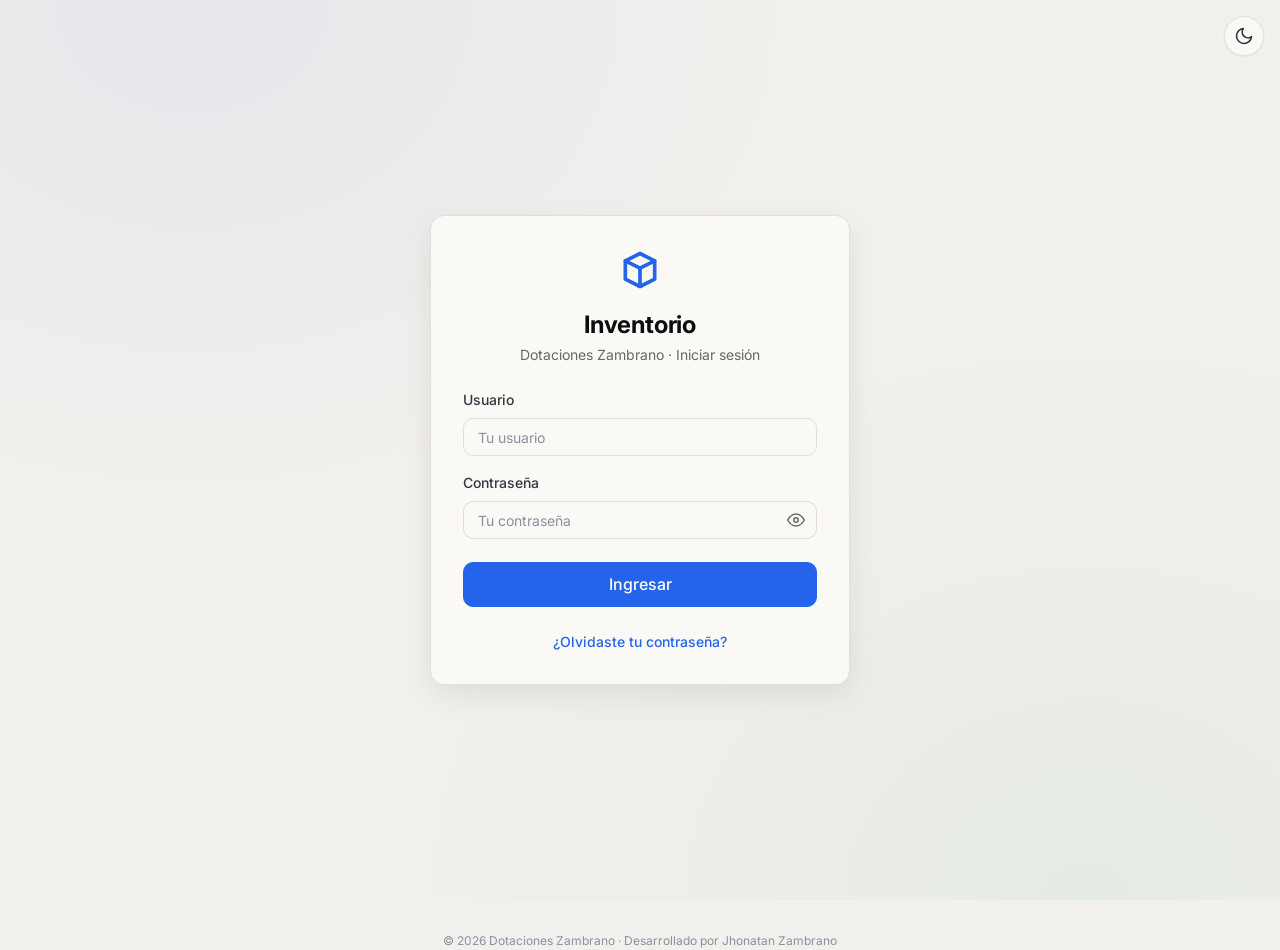
<file: frontend/index.html>
<!DOCTYPE html>
<html lang="es">
<head>
  <meta charset="UTF-8">
  <meta name="viewport" content="width=device-width, initial-scale=1.0">
  <title>Iniciar sesión · Inventorio</title>
  <link rel="preconnect" href="https://fonts.googleapis.com">
  <link rel="preconnect" href="https://fonts.gstatic.com" crossorigin>
  <link href="https://fonts.googleapis.com/css2?family=Inter:wght@400;500;600;700&display=swap" rel="stylesheet">
  <link rel="icon" type="image/svg+xml" href="/favicon.svg">
  <link rel="stylesheet" href="./styles.css">
</head>
<body>

<button type="button" class="theme-toggle-floating" data-theme-toggle aria-label="Cambiar tema"></button>

<main class="auth-shell">
  <div class="auth-card">
    <div class="auth-brand">
      <svg class="auth-logo" viewBox="0 0 24 24" fill="none" stroke="currentColor" stroke-width="2" stroke-linecap="round" stroke-linejoin="round" aria-hidden="true">
        <path d="M20 7 12 3 4 7v10l8 4 8-4V7z"/>
        <path d="M4 7l8 4 8-4"/>
        <path d="M12 11v10"/>
      </svg>
      <h1 class="auth-title">Inventorio</h1>
      <p class="auth-sub">Dotaciones Zambrano · Iniciar sesión</p>
    </div>

    <form id="loginForm" novalidate>
      <div class="form-group">
        <label class="form-label" for="usuario">Usuario</label>
        <input class="input" type="text" id="usuario" autocomplete="username" placeholder="Tu usuario" required>
      </div>

      <div class="form-group">
        <label class="form-label" for="password">Contraseña</label>
        <div class="input-password">
          <input class="input" type="password" id="password" autocomplete="current-password" placeholder="Tu contraseña" required>
          <button type="button" class="toggle-eye" id="toggleEye" aria-label="Mostrar u ocultar contraseña">
            <svg viewBox="0 0 24 24" width="18" height="18" fill="none" stroke="currentColor" stroke-width="2" stroke-linecap="round" stroke-linejoin="round" aria-hidden="true">
              <path d="M1 12s4-8 11-8 11 8 11 8-4 8-11 8S1 12 1 12z"/>
              <circle cx="12" cy="12" r="3"/>
            </svg>
          </button>
        </div>
      </div>

      <div id="loginError" class="auth-alert" style="display:none" role="alert" aria-live="assertive"></div>
      <p id="attempts" class="pw-hint" style="text-align:right; margin-top:.4rem;"></p>

      <button id="btnLogin" type="submit" class="btn btn-primary btn-block btn-lg" style="margin-top:.4rem;">
        <span class="btn-label">Ingresar</span>
      </button>
    </form>

    <div class="auth-footer">
      <a href="./recuperar.html">¿Olvidaste tu contraseña?</a>
    </div>
  </div>
</main>

<p class="auth-copy">© 2026 Dotaciones Zambrano · Desarrollado por Jhonatan Zambrano</p>

<script src="./config.js"></script>
<script src="./theme.js"></script>
<script src="./ui.js"></script>
<script>
  const MAX_INTENTOS = 3;
  const attemptKey = 'login_attempts';

  window.addEventListener('load', () => sessionStorage.removeItem(attemptKey));

  const form = document.getElementById('loginForm');
  const inputUser = document.getElementById('usuario');
  const inputPass = document.getElementById('password');
  const btnLogin = document.getElementById('btnLogin');
  const btnLabel = btnLogin.querySelector('.btn-label');
  const errorBox = document.getElementById('loginError');
  const attemptsMsg = document.getElementById('attempts');
  const toggleEye = document.getElementById('toggleEye');

  toggleEye.addEventListener('click', () => {
    const isPwd = inputPass.type === 'password';
    inputPass.type = isPwd ? 'text' : 'password';
    toggleEye.setAttribute('aria-pressed', String(isPwd));
  });

  function showError(msg) {
    errorBox.textContent = msg;
    errorBox.style.display = 'block';
  }
  function clearError() {
    errorBox.textContent = '';
    errorBox.style.display = 'none';
  }

  function setLoading(loading) {
    btnLogin.disabled = loading;
    btnLabel.textContent = loading ? 'Ingresando…' : 'Ingresar';
    if (loading) {
      const sp = document.createElement('span');
      sp.className = 'btn-spinner';
      sp.setAttribute('aria-hidden', 'true');
      sp.id = '__spin';
      btnLogin.prepend(sp);
    } else {
      const sp = btnLogin.querySelector('#__spin');
      if (sp) sp.remove();
    }
  }

  form.addEventListener('submit', (e) => {
    e.preventDefault();
    login();
  });

  function login() {
    const usuario = inputUser.value.trim();
    const password = inputPass.value.trim();
    const attempts = Number(sessionStorage.getItem(attemptKey) || '0');

    clearError();

    if (!usuario || !password) {
      showError('Completa todos los campos');
      return;
    }

    setLoading(true);

    fetch('/Login', {
      method: 'POST',
      credentials: 'include',
      headers: { 'Content-Type': 'application/json' },
      body: JSON.stringify({ usuario, password })
    })
    .then(r => r.json())
    .then(res => {
      if (!res.ok && res.error === 'MAX_INTENTOS') {
        sessionStorage.removeItem(attemptKey);
        attemptsMsg.textContent = '';
        showError(res.mensaje || 'Demasiados intentos. Restablece tu contraseña.');
        showToast(res.mensaje || 'Demasiados intentos. Restablece tu contraseña.', 'error', 5000);
        setTimeout(() => { window.location.href = './recuperar.html'; }, 2000);
        return;
      }

      if (!res.ok) {
        const nextAttempts = attempts + 1;
        sessionStorage.setItem(attemptKey, String(nextAttempts));
        attemptsMsg.textContent = `Intentos: ${nextAttempts}/${MAX_INTENTOS}`;
        showError(res.error || 'Credenciales inválidas');
        showToast(res.error || 'Credenciales inválidas', 'error');
        setLoading(false);
        if (nextAttempts >= MAX_INTENTOS) {
          showToast('Demasiados intentos. Restablece tu contraseña.', 'error', 5000);
          setTimeout(() => { window.location.href = './recuperar.html'; }, 2000);
        }
        return;
      }

      sessionStorage.removeItem(attemptKey);
      attemptsMsg.textContent = '';
      showToast('Acceso correcto', 'success');
      setTimeout(() => { window.location.href = './inventario.html'; }, 600);
    })
    .catch(() => {
      showError('Error de conexión con el servidor');
      showToast('Error de conexión', 'error');
      setLoading(false);
    });
  }
</script>

</body>
</html>
</file>
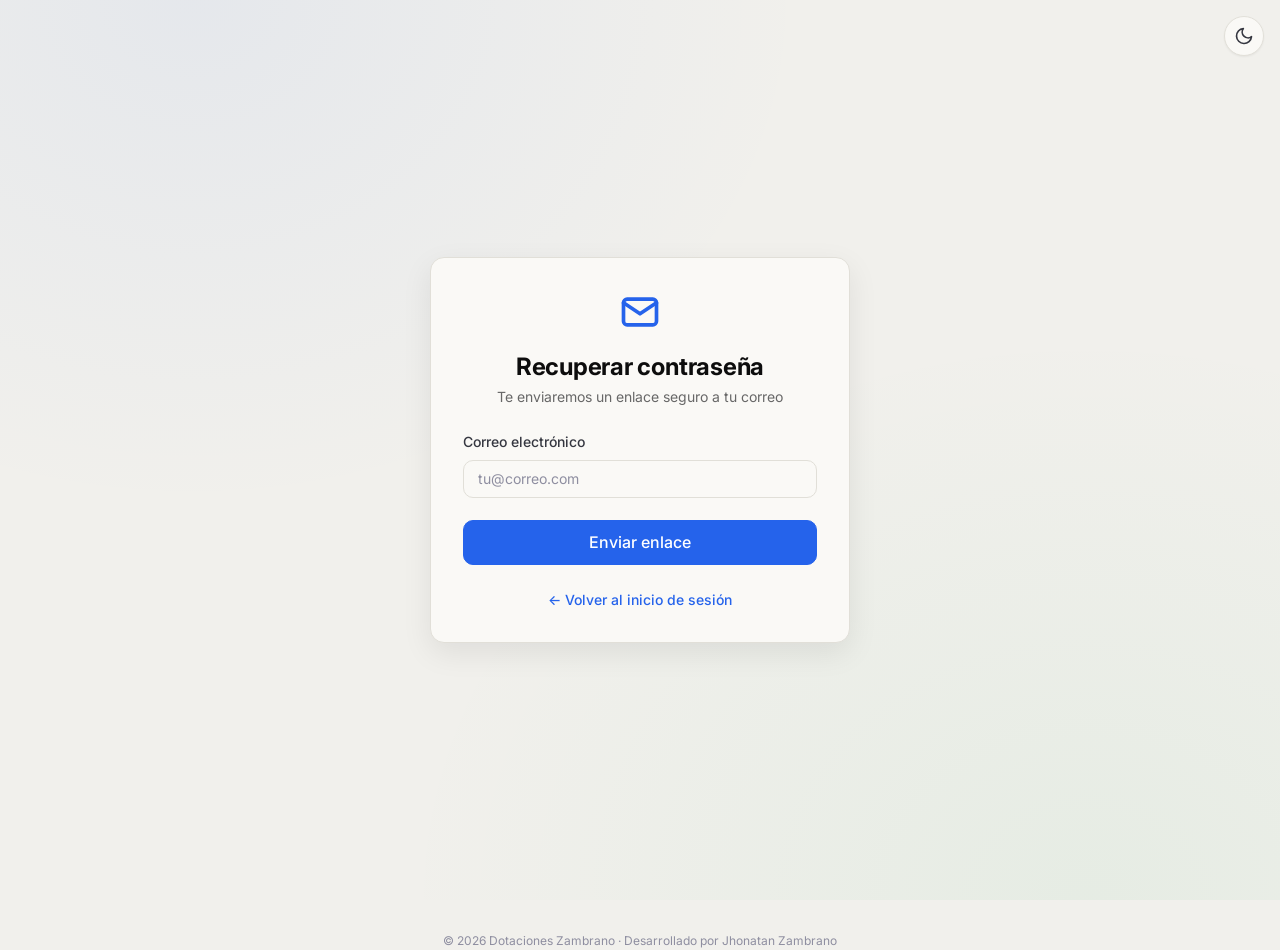
<file: frontend/recuperar.html>
<!DOCTYPE html>
<html lang="es">
<head>
  <meta charset="UTF-8">
  <meta name="viewport" content="width=device-width, initial-scale=1.0">
  <title>Recuperar contraseña · Inventorio</title>
  <link rel="preconnect" href="https://fonts.googleapis.com">
  <link rel="preconnect" href="https://fonts.gstatic.com" crossorigin>
  <link href="https://fonts.googleapis.com/css2?family=Inter:wght@400;500;600;700&display=swap" rel="stylesheet">
  <link rel="icon" type="image/svg+xml" href="/favicon.svg">
  <link rel="stylesheet" href="./styles.css">
</head>
<body>

<button type="button" class="theme-toggle-floating" data-theme-toggle aria-label="Cambiar tema"></button>

<main class="auth-shell">
  <div class="auth-card">
    <div class="auth-brand">
      <svg class="auth-logo" viewBox="0 0 24 24" fill="none" stroke="currentColor" stroke-width="2" stroke-linecap="round" stroke-linejoin="round" aria-hidden="true">
        <rect x="3" y="5" width="18" height="14" rx="2"/>
        <path d="M3 7l9 6 9-6"/>
      </svg>
      <h1 class="auth-title">Recuperar contraseña</h1>
      <p class="auth-sub">Te enviaremos un enlace seguro a tu correo</p>
    </div>

    <form id="recoverForm" novalidate>
      <div class="form-group">
        <label class="form-label" for="email">Correo electrónico</label>
        <input class="input" type="email" id="email" placeholder="tu@correo.com" autocomplete="email" required>
      </div>

      <div id="msg" class="auth-alert" style="display:none" role="alert" aria-live="polite"></div>

      <button id="btnSend" type="submit" class="btn btn-primary btn-block btn-lg" style="margin-top:.4rem;">
        <span class="btn-label">Enviar enlace</span>
      </button>
    </form>

    <div class="auth-footer">
      <a href="./index.html">← Volver al inicio de sesión</a>
    </div>
  </div>
</main>

<p class="auth-copy">© 2026 Dotaciones Zambrano · Desarrollado por Jhonatan Zambrano</p>

<script src="./config.js"></script>
<script src="./theme.js"></script>
<script src="./ui.js"></script>
<script>
  const form = document.getElementById('recoverForm');
  const inputEmail = document.getElementById('email');
  const btnSend = document.getElementById('btnSend');
  const btnLabel = btnSend.querySelector('.btn-label');
  const msg = document.getElementById('msg');

  function setMsg(text, type) {
    msg.textContent = text;
    msg.className = 'auth-alert' + (type === 'success' ? ' auth-alert-success' : '');
    msg.style.display = text ? 'block' : 'none';
  }

  function setLoading(loading) {
    btnSend.disabled = loading;
    btnLabel.textContent = loading ? 'Enviando…' : 'Enviar enlace';
    if (loading) {
      const sp = document.createElement('span');
      sp.className = 'btn-spinner';
      sp.id = '__spin';
      btnSend.prepend(sp);
    } else {
      const sp = btnSend.querySelector('#__spin');
      if (sp) sp.remove();
    }
  }

  form.addEventListener('submit', (e) => {
    e.preventDefault();
    recuperar();
  });

  function recuperar() {
    const email = inputEmail.value.trim();
    setMsg('', '');

    if (!email) {
      setMsg('Debes ingresar tu correo', 'error');
      showToast('Debes ingresar tu correo', 'error');
      return;
    }

    setLoading(true);

    fetch('/RecuperarPassword', {
      method: 'POST',
      headers: { 'Content-Type': 'application/json' },
      body: JSON.stringify({ email })
    })
    .then(r => r.json())
    .then(res => {
      setLoading(false);
      if (!res.ok) {
        setMsg(res.error || 'Error al enviar correo', 'error');
        showToast(res.error || 'Error al enviar correo', 'error');
        return;
      }
      setMsg('Si el correo existe, recibirás un enlace en unos minutos.', 'success');
      showToast('Revisa tu correo para continuar', 'success');
      inputEmail.value = '';
    })
    .catch(() => {
      setLoading(false);
      setMsg('Error de conexión con el servidor', 'error');
      showToast('Error de conexión', 'error');
    });
  }
</script>

</body>
</html>
</file>
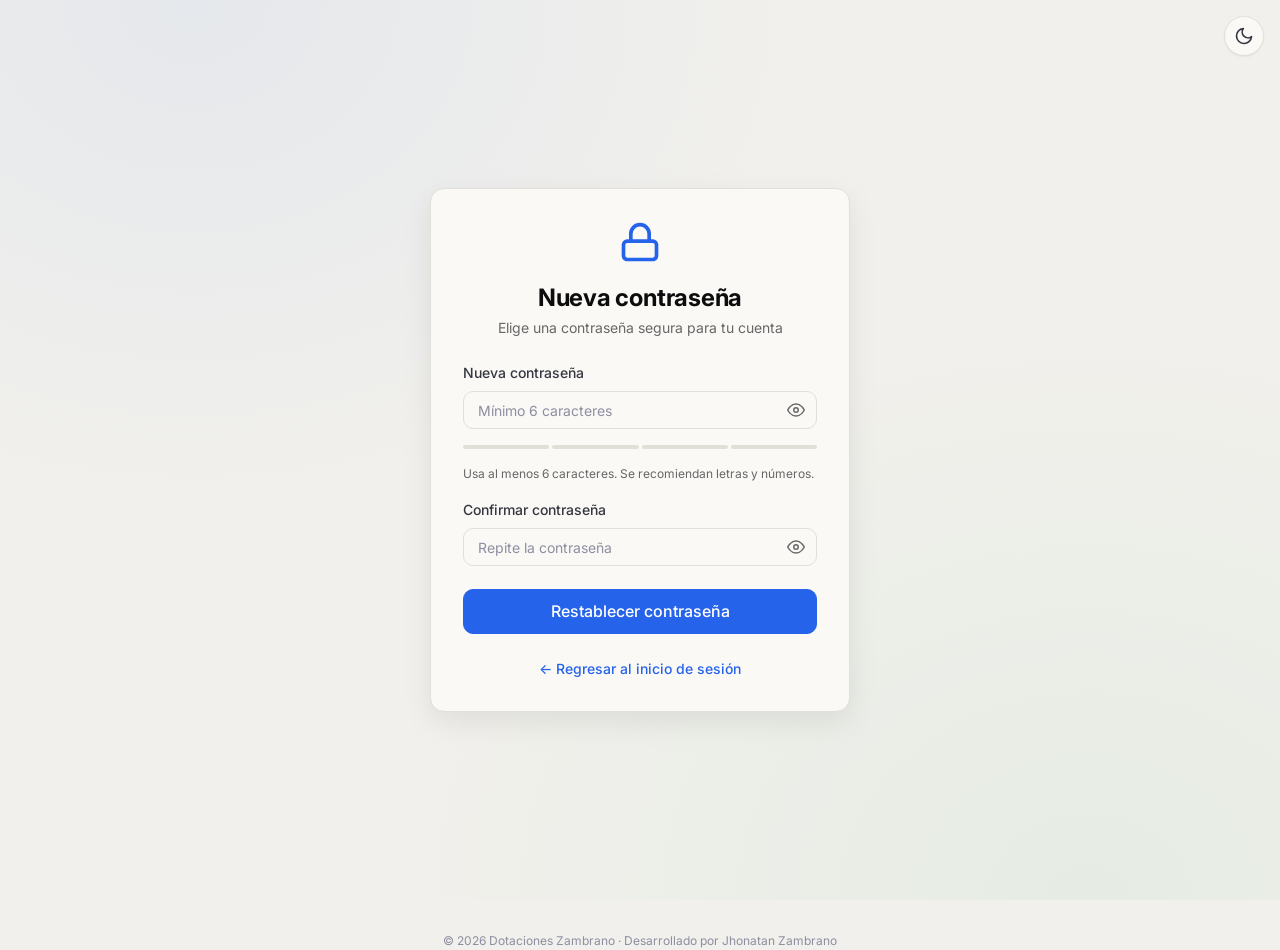
<file: frontend/reset.html>
<!DOCTYPE html>
<html lang="es">
<head>
  <meta charset="UTF-8">
  <meta name="viewport" content="width=device-width, initial-scale=1.0">
  <title>Restablecer contraseña · Inventorio</title>
  <link rel="preconnect" href="https://fonts.googleapis.com">
  <link rel="preconnect" href="https://fonts.gstatic.com" crossorigin>
  <link href="https://fonts.googleapis.com/css2?family=Inter:wght@400;500;600;700&display=swap" rel="stylesheet">
  <link rel="icon" type="image/svg+xml" href="/favicon.svg">
  <link rel="stylesheet" href="./styles.css">
</head>
<body>

<button type="button" class="theme-toggle-floating" data-theme-toggle aria-label="Cambiar tema"></button>

<main class="auth-shell">
  <div class="auth-card">
    <div class="auth-brand">
      <svg class="auth-logo" viewBox="0 0 24 24" fill="none" stroke="currentColor" stroke-width="2" stroke-linecap="round" stroke-linejoin="round" aria-hidden="true">
        <rect x="3" y="11" width="18" height="10" rx="2"/>
        <path d="M7 11V7a5 5 0 0 1 10 0v4"/>
      </svg>
      <h1 class="auth-title">Nueva contraseña</h1>
      <p class="auth-sub">Elige una contraseña segura para tu cuenta</p>
    </div>

    <form id="resetForm" novalidate>
      <div class="form-group">
        <label class="form-label" for="password">Nueva contraseña</label>
        <div class="input-password">
          <input class="input" type="password" id="password" placeholder="Mínimo 6 caracteres" autocomplete="new-password" required>
          <button type="button" class="toggle-eye" id="toggleEye1" aria-label="Mostrar u ocultar contraseña">
            <svg viewBox="0 0 24 24" width="18" height="18" fill="none" stroke="currentColor" stroke-width="2" stroke-linecap="round" stroke-linejoin="round" aria-hidden="true"><path d="M1 12s4-8 11-8 11 8 11 8-4 8-11 8S1 12 1 12z"/><circle cx="12" cy="12" r="3"/></svg>
          </button>
        </div>
        <div class="pw-strength" id="pwStrength" aria-hidden="true">
          <span></span><span></span><span></span><span></span>
        </div>
        <div class="pw-hint" id="pwHint">Usa al menos 6 caracteres. Se recomiendan letras y números.</div>
      </div>

      <div class="form-group">
        <label class="form-label" for="password2">Confirmar contraseña</label>
        <div class="input-password">
          <input class="input" type="password" id="password2" placeholder="Repite la contraseña" autocomplete="new-password" required>
          <button type="button" class="toggle-eye" id="toggleEye2" aria-label="Mostrar u ocultar contraseña">
            <svg viewBox="0 0 24 24" width="18" height="18" fill="none" stroke="currentColor" stroke-width="2" stroke-linecap="round" stroke-linejoin="round" aria-hidden="true"><path d="M1 12s4-8 11-8 11 8 11 8-4 8-11 8S1 12 1 12z"/><circle cx="12" cy="12" r="3"/></svg>
          </button>
        </div>
      </div>

      <div id="msg" class="auth-alert" style="display:none" role="alert" aria-live="assertive"></div>

      <button id="btnReset" type="submit" class="btn btn-primary btn-block btn-lg" style="margin-top:.4rem;">
        <span class="btn-label">Restablecer contraseña</span>
      </button>
    </form>

    <div class="auth-footer">
      <a href="./index.html">← Regresar al inicio de sesión</a>
    </div>
  </div>
</main>

<p class="auth-copy">© 2026 Dotaciones Zambrano · Desarrollado por Jhonatan Zambrano</p>

<script src="./config.js"></script>
<script src="./theme.js"></script>
<script src="./ui.js"></script>
<script>
  const token = new URLSearchParams(window.location.search).get('token');
  const form = document.getElementById('resetForm');
  const pw1 = document.getElementById('password');
  const pw2 = document.getElementById('password2');
  const btn = document.getElementById('btnReset');
  const btnLabel = btn.querySelector('.btn-label');
  const msg = document.getElementById('msg');
  const strengthEl = document.getElementById('pwStrength');
  const hintEl = document.getElementById('pwHint');

  document.getElementById('toggleEye1').addEventListener('click', () => togglePw(pw1));
  document.getElementById('toggleEye2').addEventListener('click', () => togglePw(pw2));
  function togglePw(el) { el.type = el.type === 'password' ? 'text' : 'password'; }

  function setMsg(text, ok) {
    msg.textContent = text;
    msg.className = 'auth-alert' + (ok ? ' auth-alert-success' : '');
    msg.style.display = text ? 'block' : 'none';
  }

  function scoreOf(pw) {
    let s = 0;
    if (pw.length >= 6) s++;
    if (pw.length >= 10) s++;
    if (/[A-Z]/.test(pw) && /[a-z]/.test(pw)) s++;
    if (/\d/.test(pw) && /[^A-Za-z0-9]/.test(pw)) s++;
    return s;
  }
  const LEVELS = ['', 'weak', 'medium', 'strong', 'very-strong'];
  const LABELS = ['', 'Débil', 'Aceptable', 'Fuerte', 'Excelente'];

  pw1.addEventListener('input', () => {
    const s = scoreOf(pw1.value);
    strengthEl.className = 'pw-strength ' + LEVELS[s];
    hintEl.textContent = pw1.value ? LABELS[s] || 'Débil' : 'Usa al menos 6 caracteres. Se recomiendan letras y números.';
  });

  function setLoading(loading) {
    btn.disabled = loading;
    btnLabel.textContent = loading ? 'Procesando…' : 'Restablecer contraseña';
    if (loading) {
      const sp = document.createElement('span');
      sp.className = 'btn-spinner'; sp.id = '__spin';
      btn.prepend(sp);
    } else {
      const sp = btn.querySelector('#__spin');
      if (sp) sp.remove();
    }
  }

  form.addEventListener('submit', (e) => {
    e.preventDefault();
    reset();
  });

  function reset() {
    setMsg('', false);
    const password = pw1.value;
    const confirm = pw2.value;

    if (password.length < 4) {
      setMsg('La contraseña es demasiado corta', false);
      showToast('Ingresa una contraseña más segura', 'error');
      return;
    }
    if (password !== confirm) {
      setMsg('Las contraseñas no coinciden', false);
      showToast('Las contraseñas no coinciden', 'error');
      return;
    }

    setLoading(true);

    fetch('/ResetPassword', {
      method: 'POST',
      headers: {'Content-Type': 'application/json'},
      body: JSON.stringify({ token, password })
    })
    .then(r => r.json())
    .then(res => {
      setLoading(false);
      if (res.error) {
        setMsg(`Error: ${res.error}`, false);
        showToast(`Error: ${res.error}`, 'error');
        return;
      }
      setMsg('Contraseña actualizada. Redirigiendo…', true);
      showToast('Contraseña actualizada', 'success');
      setTimeout(() => { window.location.href = 'index.html'; }, 800);
    })
    .catch(() => {
      setLoading(false);
      setMsg('Error de conexión con el servidor', false);
      showToast('Error de conexión', 'error');
    });
  }
</script>
</body>
</html>
</file>
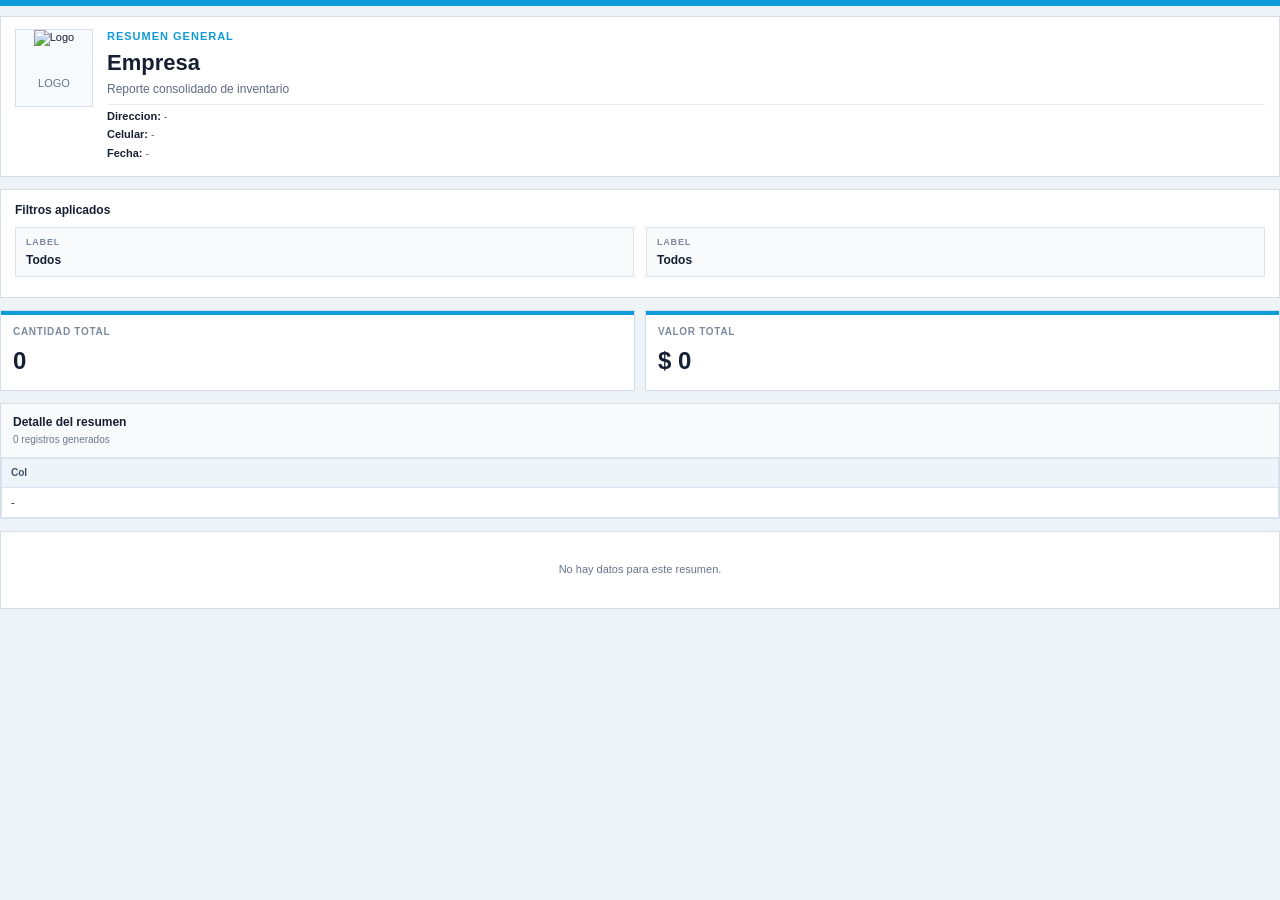
<file: backend-java/src/main/resources/templates/information_general_pdf.html>
<!DOCTYPE html>
<html lang="es" xmlns:th="http://www.thymeleaf.org">
<head>
  <meta charset="UTF-8"/>
  <title>Resumen General</title>
  <style>
    @page { size: A4; margin: 16mm 12mm; }
    body { margin: 0; padding: 0; background: #eef3f8; color: #162033;
           font-family: Arial, Helvetica, sans-serif; font-size: 11px; line-height: 1.4; }
    .report { width: 100%; }
    .accent-line { height: 6px; margin-bottom: 10px; background: #0f9bd7; }
    .card { margin-bottom: 12px; padding: 12px 14px; border: 1px solid #d5dde8; background: #ffffff; }
    .header-table { width: 100%; border-collapse: collapse; margin-bottom: 0; }
    .header-table td { vertical-align: top; padding: 0; border: none; }
    .logo-cell { width: 92px; padding-right: 16px; }
    .logo-box { width: 76px; height: 76px; border: 1px solid #d5dde8;
                background: #f7fafc; text-align: center; vertical-align: middle; }
    .logo-box img { width: 76px; height: auto; max-height: 76px; }
    .logo-fallback { font-size: 11px; color: #64748b; padding-top: 30px; }
    .report-title { margin: 0 0 4px 0; font-size: 11px; font-weight: bold;
                    letter-spacing: 1px; text-transform: uppercase; color: #0f9bd7; }
    .company-row { margin: 0 0 4px 0; padding-bottom: 6px; border-bottom: 1px solid #e6edf5; }
    .company-row strong { display: block; margin-bottom: 2px; font-size: 22px; font-weight: bold; }
    .company-name { font-size: 12px; color: #5d6c80; }
    .meta-line { margin: 0 0 3px 0; color: #5d6c80; }
    .meta-line strong { color: #162033; }
    .filters-title { margin: 0 0 8px 0; font-size: 12px; font-weight: bold; }
    .filters-table { width: 100%; border-collapse: separate; border-spacing: 0; }
    .filters-table td { width: 50%; padding: 0 6px 8px 0; border: none; vertical-align: top; }
    .filters-table td.right { padding: 0 0 8px 6px; }
    .filter-box { padding: 8px 10px; border: 1px solid #dbe4ee; background: #f8fafc; }
    .filter-label { margin: 0 0 3px 0; font-size: 9px; font-weight: bold;
                    letter-spacing: 0.8px; text-transform: uppercase; color: #7b8a9d; }
    .filter-value { margin: 0; font-size: 12px; font-weight: bold; color: #162033; }
    .totals-table { width: 100%; border-collapse: separate; border-spacing: 0; margin-bottom: 12px; }
    .totals-table td { width: 50%; padding: 0 5px 0 0; border: none; vertical-align: top; }
    .totals-table td.last { padding: 0 0 0 5px; }
    .total-box { padding: 0; border: 1px solid #d5dde8; background: #ffffff; }
    .total-bar { height: 4px; background: #0f9bd7; }
    .total-content { padding: 10px 12px 12px 12px; }
    .total-label { display: block; margin-bottom: 5px; font-size: 10px; font-weight: bold;
                   text-transform: uppercase; letter-spacing: 0.7px; color: #7b8a9d; }
    .total-value { font-size: 24px; font-weight: bold; color: #162033; }
    .table-card { padding: 0; overflow: hidden; }
    .table-header { padding: 10px 12px; border-bottom: 1px solid #dbe4ee; background: #f8fafc; }
    .table-title { margin: 0 0 2px 0; font-size: 12px; font-weight: bold; }
    .table-subtitle { margin: 0; font-size: 10px; color: #6b7a8d; }
    table.report-table { width: 100%; border-collapse: collapse; }
    table.report-table th, table.report-table td { border: 1px solid #dbe4ee;
                                                    padding: 7px 9px; text-align: left; vertical-align: top; }
    table.report-table th { background: #edf4fa; font-size: 10px; font-weight: bold; color: #405065; }
    .empty { padding: 18px 12px; text-align: center; color: #64748b; }
  </style>
</head>
<body>
  <div class="report">
    <div class="accent-line"></div>

    <div class="card">
      <table class="header-table">
        <tr>
          <td class="logo-cell">
            <div class="logo-box">
              <img th:if="${empresa_logo != null and empresa_logo != ''}"
                   th:src="${empresa_logo}" alt="Logo"/>
              <div th:unless="${empresa_logo != null and empresa_logo != ''}"
                   class="logo-fallback">LOGO</div>
            </div>
          </td>
          <td>
            <p class="report-title">Resumen general</p>
            <p class="company-row">
              <strong th:text="${empresa_nombre != null ? empresa_nombre : 'Nombre de la empresa'}">Empresa</strong>
              <span class="company-name">Reporte consolidado de inventario</span>
            </p>
            <p class="meta-line"><strong>Direccion:</strong>
              <span th:text="${empresa_direccion != null ? empresa_direccion : 'Direccion'}">-</span></p>
            <p class="meta-line"><strong>Celular:</strong>
              <span th:text="${empresa_celular != null ? empresa_celular : 'Celular'}">-</span></p>
            <p class="meta-line"><strong>Fecha:</strong>
              <span th:text="${fecha_generacion != null ? fecha_generacion : 'Sin fecha'}">-</span></p>
          </td>
        </tr>
      </table>
    </div>

    <div class="card">
      <p class="filters-title">Filtros aplicados</p>
      <table class="filters-table">
        <tr th:each="entry, iterStat : ${filtros}" th:if="${iterStat.index % 2 == 0}">
          <td>
            <div class="filter-box">
              <p class="filter-label" th:text="${entry.key}">Label</p>
              <p class="filter-value" th:text="${entry.value != null ? entry.value : 'Todos'}">Todos</p>
            </div>
          </td>
          <td class="right" th:with="siguiente=${iterStat.index + 1 < filtros.size() ? filtros.entrySet().toArray()[iterStat.index + 1] : null}">
            <div class="filter-box" th:if="${siguiente != null}">
              <p class="filter-label" th:text="${siguiente.key}">Label</p>
              <p class="filter-value" th:text="${siguiente.value != null ? siguiente.value : 'Todos'}">Todos</p>
            </div>
          </td>
        </tr>
      </table>
    </div>

    <table class="totals-table">
      <tr>
        <td>
          <div class="total-box">
            <div class="total-bar"></div>
            <div class="total-content">
              <span class="total-label">Cantidad total</span>
              <span class="total-value" th:text="${cantidad_total != null ? cantidad_total : '0'}">0</span>
            </div>
          </div>
        </td>
        <td class="last">
          <div class="total-box">
            <div class="total-bar"></div>
            <div class="total-content">
              <span class="total-label">Valor total</span>
              <span class="total-value" th:text="${valor_total != null ? valor_total : '$ 0'}">$ 0</span>
            </div>
          </div>
        </td>
      </tr>
    </table>

    <div class="card table-card" th:if="${filas != null and !filas.isEmpty()}">
      <div class="table-header">
        <p class="table-title">Detalle del resumen</p>
        <p class="table-subtitle">
          <span th:text="${filas.size()}">0</span> registros generados
        </p>
      </div>
      <table class="report-table">
        <thead>
          <tr>
            <th th:each="columna : ${columnas}" th:text="${columna}">Col</th>
          </tr>
        </thead>
        <tbody>
          <tr th:each="fila : ${filas}">
            <td th:each="columna : ${columnas}"
                th:text="${fila.get(columna) != null ? fila.get(columna) : 'N/A'}">-</td>
          </tr>
        </tbody>
      </table>
    </div>

    <div class="card" th:if="${filas == null or filas.isEmpty()}">
      <div class="empty">No hay datos para este resumen.</div>
    </div>
  </div>
</body>
</html>
</file>
<file: frontend/styles.css>
/* =====================================================
   INVENTORIO · DESIGN SYSTEM
   Dotaciones Zambrano
===================================================== */

/* --- Tokens ------------------------------------------------- */
:root {
  /* Typography */
  --font-sans: 'Inter', -apple-system, BlinkMacSystemFont, 'Segoe UI',
    Roboto, Oxygen, Ubuntu, Cantarell, sans-serif;
  --text-xs: 0.75rem;
  --text-sm: 0.875rem;
  --text-base: 1rem;
  --text-lg: 1.125rem;
  --text-xl: 1.25rem;
  --text-2xl: 1.5rem;
  --text-3xl: 1.875rem;

  /* Colors — soft neutral light theme */
  --color-bg: #f1f0ec;
  --color-surface: #faf9f6;
  --color-surface-alt: #eeede8;
  --color-border: #e1dfd8;
  --color-border-strong: #d1cec5;
  --color-text: #0d0d0d;
  --color-text-soft: #353740;
  --color-muted: #676767;
  --color-muted-2: #8e8ea0;
  --color-primary: #2563eb;
  --color-primary-hover: #1d4ed8;
  --color-primary-soft: #dbeafe;
  --color-primary-fg: #ffffff;
  --color-success: #16a34a;
  --color-success-soft: #dcfce7;
  --color-danger: #dc2626;
  --color-danger-soft: #fee2e2;
  --color-warning: #f59e0b;
  --color-warning-soft: #fef3c7;
  --color-info: #0284c7;
  --color-info-soft: #e0f2fe;

  /* Spacing */
  --space-1: 0.25rem;
  --space-2: 0.5rem;
  --space-3: 0.75rem;
  --space-4: 1rem;
  --space-5: 1.25rem;
  --space-6: 1.5rem;
  --space-8: 2rem;
  --space-10: 2.5rem;
  --space-12: 3rem;

  /* Radius */
  --radius-sm: 6px;
  --radius-md: 10px;
  --radius-lg: 14px;
  --radius-full: 9999px;

  /* Shadows */
  --shadow-sm: 0 1px 2px rgb(0 0 0 / 0.05);
  --shadow-md: 0 4px 12px rgb(0 0 0 / 0.06);
  --shadow-lg: 0 10px 30px rgb(0 0 0 / 0.08);
  --shadow-focus: 0 0 0 3px rgb(37 99 235 / 0.15);

  /* Transitions */
  --transition-fast: 150ms ease;
  --transition-base: 200ms ease;

  /* Layout */
  --sidebar-width: 240px;
  --header-height: 64px;
}

/* --- Dark theme ------------------------------------------- */
[data-theme="dark"] {
  --color-bg: #212121;
  --color-surface: #2f2f2f;
  --color-surface-alt: #171717;
  --color-border: #3f3f3f;
  --color-border-strong: #565656;
  --color-text: #ececec;
  --color-text-soft: #d1d5db;
  --color-muted: #b4b4b4;
  --color-muted-2: #8e8ea0;
  --color-primary: #3b82f6;
  --color-primary-hover: #2563eb;
  --color-primary-soft: rgba(59, 130, 246, 0.18);
  --color-primary-fg: #ffffff;
  --color-success: #22c55e;
  --color-success-soft: rgba(34, 197, 94, 0.18);
  --color-danger: #ef4444;
  --color-danger-soft: rgba(239, 68, 68, 0.18);
  --color-warning: #f59e0b;
  --color-warning-soft: rgba(245, 158, 11, 0.18);
  --color-info: #06b6d4;
  --color-info-soft: rgba(6, 182, 212, 0.18);

  --shadow-sm: 0 1px 2px rgb(0 0 0 / 0.5);
  --shadow-md: 0 4px 12px rgb(0 0 0 / 0.45);
  --shadow-lg: 0 10px 30px rgb(0 0 0 / 0.55);
  --shadow-focus: 0 0 0 3px rgb(59 130 246 / 0.35);
}

/* Ajustes finos dark theme */
[data-theme="dark"] .btn-primary { color: #ffffff; }
[data-theme="dark"] .btn-primary:hover { background: var(--color-primary-hover); }
[data-theme="dark"] .nav-link.active { color: #93c5fd; }
[data-theme="dark"] .badge-success { color: #86efac; }
[data-theme="dark"] .badge-warning { color: #fcd34d; }
[data-theme="dark"] .badge-danger { color: #fca5a5; }
[data-theme="dark"] .badge-info { color: #67e8f9; }
[data-theme="dark"] .kpi-icon { color: #93c5fd; }
[data-theme="dark"] .kpi-icon.info { color: #67e8f9; }
[data-theme="dark"] .kpi-icon.success { color: #86efac; }
[data-theme="dark"] .kpi-icon.warning { color: #fcd34d; }
[data-theme="dark"] img { filter: brightness(0.92); }

/* Short, layered theme crossfade for browsers with View Transitions support. */
::view-transition-old(root),
::view-transition-new(root) {
  animation-duration: 180ms;
  animation-timing-function: cubic-bezier(0.2, 0.65, 0.3, 1);
}

::view-transition-old(root) {
  animation-name: theme-fade-out;
}

::view-transition-new(root) {
  animation-name: theme-fade-in;
}

@keyframes theme-fade-out {
  to { opacity: 0; }
}

@keyframes theme-fade-in {
  from { opacity: 0; }
}

[data-theme-toggle] > svg {
  animation: theme-icon-enter 180ms cubic-bezier(0.2, 0.65, 0.3, 1) both;
}

@keyframes theme-icon-enter {
  from { opacity: 0.55; transform: scale(0.88); }
  to { opacity: 1; transform: scale(1); }
}

@media (prefers-reduced-motion: reduce) {
  ::view-transition-old(root),
  ::view-transition-new(root),
  [data-theme-toggle] > svg {
    animation-duration: 0.01ms !important;
  }
}

/* --- Reset -------------------------------------------------- */
*,
*::before,
*::after {
  box-sizing: border-box;
}

html,
body {
  margin: 0;
  padding: 0;
  background: var(--color-bg);
  color: var(--color-text);
  font-family: var(--font-sans);
  font-size: var(--text-base);
  line-height: 1.5;
  -webkit-font-smoothing: antialiased;
  -moz-osx-font-smoothing: grayscale;
  overflow-x: hidden;
}

img, svg, video, canvas { max-width: 100%; }

h1, h2, h3, h4, h5, h6 {
  margin: 0;
  color: var(--color-text);
  font-weight: 600;
  line-height: 1.25;
}

p { margin: 0; }

a {
  color: var(--color-primary);
  text-decoration: none;
  transition: color var(--transition-fast);
}
a:hover { color: var(--color-primary-hover); }

button {
  font-family: inherit;
  font-size: inherit;
  cursor: pointer;
}

input, select, textarea, button {
  font-family: inherit;
}

/* Focus visible */
:focus-visible {
  outline: 2px solid var(--color-primary);
  outline-offset: 2px;
  border-radius: var(--radius-sm);
}

/* =====================================================
   BUTTONS
===================================================== */
.btn {
  display: inline-flex;
  align-items: center;
  justify-content: center;
  gap: var(--space-2);
  padding: 0.55rem 1rem;
  font-size: var(--text-sm);
  font-weight: 500;
  line-height: 1.2;
  border: 1px solid transparent;
  border-radius: var(--radius-md);
  background: transparent;
  color: var(--color-text);
  cursor: pointer;
  transition: background var(--transition-fast),
              border-color var(--transition-fast),
              color var(--transition-fast),
              box-shadow var(--transition-fast),
              transform var(--transition-fast);
  white-space: nowrap;
}

.btn:disabled,
.btn[disabled] {
  opacity: 0.5;
  cursor: not-allowed;
}

.btn-primary {
  background: var(--color-primary);
  color: var(--color-primary-fg);
  border-color: var(--color-primary);
}
.btn-primary:hover {
  background: var(--color-primary-hover);
  border-color: var(--color-primary-hover);
}

.btn-secondary {
  background: var(--color-surface);
  color: var(--color-text);
  border-color: var(--color-border);
  box-shadow: var(--shadow-sm);
}
.btn-secondary:hover {
  background: var(--color-surface-alt);
  border-color: var(--color-border-strong);
}

.btn-ghost {
  background: transparent;
  color: var(--color-text-soft);
  border-color: transparent;
}
.btn-ghost:hover {
  background: var(--color-surface-alt);
  color: var(--color-text);
}

.btn-danger {
  background: var(--color-danger);
  color: #fff;
  border-color: var(--color-danger);
}
.btn-danger:hover {
  background: #b91c1c;
  border-color: #b91c1c;
}

.btn-danger-soft {
  background: var(--color-danger-soft);
  color: var(--color-danger);
  border-color: transparent;
}
.btn-danger-soft:hover {
  background: #fecaca;
}

.btn-success {
  background: var(--color-success);
  color: #fff;
  border-color: var(--color-success);
}
.btn-success:hover {
  background: #15803d;
  border-color: #15803d;
}

.btn-sm {
  padding: 0.35rem 0.7rem;
  font-size: var(--text-xs);
}

.btn-lg {
  padding: 0.75rem 1.25rem;
  font-size: var(--text-base);
}

.btn-block { width: 100%; }

.btn-icon {
  width: 2.25rem;
  height: 2.25rem;
  padding: 0;
  border-radius: var(--radius-md);
}
.btn-icon svg { width: 18px; height: 18px; }

.btn-spinner {
  display: inline-block;
  width: 1em;
  height: 1em;
  border: 2px solid currentColor;
  border-right-color: transparent;
  border-radius: 50%;
  animation: spin 0.6s linear infinite;
}
@keyframes spin { to { transform: rotate(360deg); } }

/* =====================================================
   INPUTS / FORMS
===================================================== */
.form-group {
  display: flex;
  flex-direction: column;
  gap: var(--space-2);
  margin-bottom: var(--space-4);
}

.form-label {
  font-size: var(--text-sm);
  font-weight: 500;
  color: var(--color-text-soft);
}

.input,
.select,
.textarea {
  width: 100%;
  padding: 0.6rem 0.85rem;
  font-size: var(--text-sm);
  color: var(--color-text);
  background: var(--color-surface);
  border: 1px solid var(--color-border);
  border-radius: var(--radius-md);
  transition: border-color var(--transition-fast),
              box-shadow var(--transition-fast),
              background var(--transition-fast);
  outline: none;
}

.input::placeholder,
.textarea::placeholder {
  color: var(--color-muted-2);
}

.input:hover,
.select:hover,
.textarea:hover {
  border-color: var(--color-border-strong);
}

.input:focus,
.select:focus,
.textarea:focus {
  border-color: var(--color-primary);
  box-shadow: var(--shadow-focus);
}

.input:disabled,
.select:disabled,
.textarea:disabled {
  background: var(--color-surface-alt);
  color: var(--color-muted);
  cursor: not-allowed;
}

.select {
  appearance: none;
  background-image: url("data:image/svg+xml,%3Csvg xmlns='http://www.w3.org/2000/svg' width='16' height='16' fill='none' stroke='%2364748b' stroke-width='2' stroke-linecap='round' stroke-linejoin='round' viewBox='0 0 24 24'%3E%3Cpolyline points='6 9 12 15 18 9'%3E%3C/polyline%3E%3C/svg%3E");
  background-repeat: no-repeat;
  background-position: right 0.75rem center;
  background-size: 16px;
  padding-right: 2.25rem;
}

.form-error {
  font-size: var(--text-xs);
  color: var(--color-danger);
  margin-top: var(--space-1);
}

/* Password field with toggle */
.input-password {
  position: relative;
  display: flex;
}
.input-password .input {
  padding-right: 2.5rem;
}
.input-password .toggle-eye {
  position: absolute;
  right: 0.5rem;
  top: 50%;
  transform: translateY(-50%);
  background: transparent;
  border: 0;
  color: var(--color-muted);
  cursor: pointer;
  padding: 0.25rem;
  border-radius: var(--radius-sm);
  display: flex;
  align-items: center;
  justify-content: center;
}
.input-password .toggle-eye:hover { color: var(--color-text); }

/* =====================================================
   CARD
===================================================== */
.card {
  background: var(--color-surface);
  border: 1px solid var(--color-border);
  border-radius: var(--radius-lg);
  box-shadow: var(--shadow-sm);
}
.card-header {
  padding: var(--space-5) var(--space-6);
  border-bottom: 1px solid var(--color-border);
}
.card-body {
  padding: var(--space-6);
}
.card-footer {
  padding: var(--space-4) var(--space-6);
  border-top: 1px solid var(--color-border);
  background: var(--color-surface-alt);
  border-radius: 0 0 var(--radius-lg) var(--radius-lg);
}

/* =====================================================
   BADGE
===================================================== */
.badge {
  display: inline-flex;
  align-items: center;
  gap: var(--space-1);
  padding: 0.15rem 0.55rem;
  font-size: var(--text-xs);
  font-weight: 500;
  border-radius: var(--radius-full);
  background: var(--color-surface-alt);
  color: var(--color-text-soft);
  line-height: 1.5;
}
.badge-success { background: var(--color-success-soft); color: var(--color-success); }
.badge-warning { background: var(--color-warning-soft); color: #b45309; }
.badge-danger  { background: var(--color-danger-soft);  color: var(--color-danger); }
.badge-info    { background: var(--color-info-soft);    color: var(--color-info); }
.badge-primary { background: var(--color-primary-soft); color: var(--color-primary-hover); }

/* =====================================================
   TABLE
===================================================== */
.table-wrapper {
  background: var(--color-surface);
  border: 1px solid var(--color-border);
  border-radius: var(--radius-lg);
  overflow: hidden;
  box-shadow: var(--shadow-sm);
}
.table {
  width: 100%;
  border-collapse: collapse;
  font-size: var(--text-sm);
}
.table thead th {
  position: sticky;
  top: 0;
  z-index: 1;
  background: var(--color-surface-alt);
  color: var(--color-muted);
  font-size: var(--text-xs);
  font-weight: 600;
  text-transform: uppercase;
  letter-spacing: 0.04em;
  text-align: left;
  padding: 0.75rem 1rem;
  border-bottom: 1px solid var(--color-border);
}
.table tbody td {
  padding: 0.85rem 1rem;
  border-bottom: 1px solid var(--color-border);
  color: var(--color-text);
  vertical-align: middle;
}
.table tbody tr:last-child td { border-bottom: 0; }
.table tbody tr:hover { background: var(--color-surface-alt); }
.table .num { text-align: right; font-variant-numeric: tabular-nums; }

/* =====================================================
   MODAL
===================================================== */
.modal-backdrop {
  position: fixed;
  inset: 0;
  z-index: 100;
  display: flex;
  align-items: center;
  justify-content: center;
  background: rgba(15, 23, 42, 0.5);
  backdrop-filter: blur(2px);
  padding: var(--space-4);
  opacity: 0;
  visibility: hidden;
  transition: opacity var(--transition-base), visibility var(--transition-base);
}
.modal-backdrop.is-open,
.modal-backdrop.active {
  opacity: 1;
  visibility: visible;
}
.modal-content {
  background: var(--color-surface);
  border-radius: var(--radius-lg);
  box-shadow: var(--shadow-lg);
  width: 100%;
  max-width: 560px;
  max-height: 90vh;
  display: flex;
  flex-direction: column;
  overflow: hidden;
  transform: translateY(10px) scale(0.98);
  transition: transform var(--transition-base);
}
.modal-backdrop.is-open .modal-content,
.modal-backdrop.active .modal-content {
  transform: translateY(0) scale(1);
}
.modal-header {
  display: flex;
  align-items: center;
  justify-content: space-between;
  gap: var(--space-4);
  padding: var(--space-4) var(--space-6);
  border-bottom: 1px solid var(--color-border);
}
.modal-header h2, .modal-header h3 {
  font-size: var(--text-lg);
}
.modal-body {
  padding: var(--space-6);
  overflow-y: auto;
}
.modal-footer {
  display: flex;
  justify-content: flex-end;
  gap: var(--space-2);
  padding: var(--space-4) var(--space-6);
  border-top: 1px solid var(--color-border);
  background: var(--color-surface-alt);
}
.modal-close {
  background: transparent;
  border: 0;
  color: var(--color-muted);
  font-size: 1.25rem;
  padding: 0.35rem 0.55rem;
  border-radius: var(--radius-sm);
  cursor: pointer;
  transition: background var(--transition-fast), color var(--transition-fast);
}
.modal-close:hover {
  background: var(--color-surface-alt);
  color: var(--color-text);
}

.modal-lg .modal-content { max-width: 780px; }
.modal-sm .modal-content { max-width: 420px; }

/* =====================================================
   TOAST
===================================================== */
.toast-container {
  position: fixed;
  bottom: var(--space-6);
  right: var(--space-6);
  z-index: 200;
  display: flex;
  flex-direction: column;
  gap: var(--space-2);
  pointer-events: none;
  max-width: calc(100vw - 2rem);
}
.toast {
  min-width: 260px;
  max-width: 380px;
  padding: 0.85rem 1rem;
  background: var(--color-surface);
  color: var(--color-text);
  border: 1px solid var(--color-border);
  border-left: 3px solid var(--color-muted);
  border-radius: var(--radius-md);
  box-shadow: var(--shadow-lg);
  font-size: var(--text-sm);
  display: flex;
  align-items: flex-start;
  gap: var(--space-3);
  opacity: 0;
  transform: translateX(20px);
  transition: opacity var(--transition-base), transform var(--transition-base);
  pointer-events: auto;
}
.toast.is-visible {
  opacity: 1;
  transform: translateX(0);
}
.toast.toast-centered {
  position: fixed;
  top: 50%;
  left: 50%;
  pointer-events: none;
  width: min(560px, calc(100vw - 2rem));
  max-width: none;
  min-width: 0;
  padding: 1.5rem 1.75rem;
  border-left-width: 5px;
  border-radius: var(--radius-lg);
  font-size: clamp(1.1rem, 2.5vw, 1.35rem);
  box-shadow: 0 20px 60px rgb(0 0 0 / 24%);
  transform: translate(-50%, calc(-50% + 20px));
}
.toast.toast-centered.is-visible {
  transform: translate(-50%, -50%);
}
.toast.toast-centered .toast-icon {
  width: 28px;
  height: 28px;
  flex-basis: 28px;
  margin-top: 2px;
}
.toast.toast-centered .toast-message {
  line-height: 1.5;
}
.toast-icon {
  width: 20px;
  height: 20px;
  flex: 0 0 20px;
  margin-top: 1px;
}
.toast-message { flex: 1; }
.toast-success { border-left-color: var(--color-success); }
.toast-success .toast-icon { color: var(--color-success); }
.toast-error   { border-left-color: var(--color-danger); }
.toast-error   .toast-icon { color: var(--color-danger); }
.toast-info    { border-left-color: var(--color-info); }
.toast-info    .toast-icon { color: var(--color-info); }
.toast-warning { border-left-color: var(--color-warning); }
.toast-warning .toast-icon { color: var(--color-warning); }

/* Compatibilidad con alerts.js original */
.alert-banner {
  position: fixed;
  bottom: var(--space-6);
  right: var(--space-6);
  z-index: 200;
  min-width: 220px;
  padding: 0.75rem 1rem;
  background: var(--color-surface);
  color: var(--color-text);
  border: 1px solid var(--color-border);
  border-radius: var(--radius-md);
  box-shadow: var(--shadow-lg);
  font-size: var(--text-sm);
  opacity: 0;
  transform: translateY(10px);
  transition: opacity var(--transition-base), transform var(--transition-base);
  pointer-events: none;
}
.alert-banner.alert-show {
  opacity: 1;
  transform: translateY(0);
}
.alert-success { border-left: 3px solid var(--color-success); }
.alert-error   { border-left: 3px solid var(--color-danger); }
.alert-info    { border-left: 3px solid var(--color-info); }

/* =====================================================
   SKELETON
===================================================== */
.skeleton {
  background: linear-gradient(90deg,
    var(--color-surface-alt) 25%,
    #e2e8f0 37%,
    var(--color-surface-alt) 63%);
  background-size: 400% 100%;
  animation: shimmer 1.4s ease infinite;
  border-radius: var(--radius-md);
}
@keyframes shimmer {
  0% { background-position: 100% 0; }
  100% { background-position: 0 0; }
}

/* =====================================================
   EMPTY STATE
===================================================== */
.empty-state {
  display: flex;
  flex-direction: column;
  align-items: center;
  justify-content: center;
  gap: var(--space-3);
  padding: var(--space-12) var(--space-6);
  text-align: center;
  color: var(--color-muted);
  background: var(--color-surface);
  border: 1px dashed var(--color-border);
  border-radius: var(--radius-lg);
}
.empty-state .empty-icon {
  width: 48px;
  height: 48px;
  color: var(--color-muted-2);
}
.empty-state h3 {
  color: var(--color-text);
  font-size: var(--text-lg);
  margin: 0;
}
.empty-state p {
  font-size: var(--text-sm);
  max-width: 32ch;
}

/* =====================================================
   AUTH LAYOUT (login, recuperar, reset)
===================================================== */
.auth-shell {
  min-height: 100vh;
  display: flex;
  align-items: center;
  justify-content: center;
  padding: var(--space-6);
  background:
    radial-gradient(at 15% 0%, rgb(37 99 235 / 0.06), transparent 40%),
    radial-gradient(at 85% 100%, rgb(22 163 74 / 0.05), transparent 45%),
    var(--color-bg);
}
.auth-card {
  width: 100%;
  max-width: 420px;
  background: var(--color-surface);
  border: 1px solid var(--color-border);
  border-radius: var(--radius-lg);
  box-shadow: var(--shadow-lg);
  padding: var(--space-8);
}
.auth-brand {
  text-align: center;
  margin-bottom: var(--space-6);
}
.auth-logo {
  width: 44px;
  height: 44px;
  margin: 0 auto var(--space-3);
  color: var(--color-primary);
}
.auth-title {
  font-size: var(--text-2xl);
  font-weight: 700;
  color: var(--color-text);
  margin: 0;
  letter-spacing: -0.01em;
}
.auth-sub {
  font-size: var(--text-sm);
  color: var(--color-muted);
  margin-top: var(--space-1);
}
.auth-footer {
  margin-top: var(--space-6);
  text-align: center;
  font-size: var(--text-sm);
  color: var(--color-muted);
}
.auth-footer a { font-weight: 500; }
.auth-copy {
  margin-top: var(--space-8);
  text-align: center;
  font-size: var(--text-xs);
  color: var(--color-muted-2);
}
.auth-alert {
  background: var(--color-danger-soft);
  color: var(--color-danger);
  border: 1px solid #fecaca;
  padding: 0.6rem 0.85rem;
  border-radius: var(--radius-md);
  font-size: var(--text-sm);
  margin-top: var(--space-3);
}
.auth-alert-success {
  background: var(--color-success-soft);
  color: #15803d;
  border-color: #bbf7d0;
}

/* Password strength meter */
.pw-strength {
  display: flex;
  gap: 3px;
  margin-top: var(--space-2);
}
.pw-strength span {
  flex: 1;
  height: 4px;
  background: var(--color-border);
  border-radius: 3px;
  transition: background var(--transition-fast);
}
.pw-strength.weak   span:nth-child(-n+1) { background: var(--color-danger); }
.pw-strength.medium span:nth-child(-n+2) { background: var(--color-warning); }
.pw-strength.strong span:nth-child(-n+3) { background: var(--color-success); }
.pw-strength.very-strong span { background: var(--color-success); }
.pw-hint {
  font-size: var(--text-xs);
  color: var(--color-muted);
  margin-top: var(--space-2);
}

/* =====================================================
   APP SHELL (dashboard/reports)
===================================================== */
.app-shell {
  display: grid;
  grid-template-columns: var(--sidebar-width) 1fr;
  height: 100vh;
  min-height: 100vh;
  overflow: hidden;
}

/* Backdrop mobile: fuera del flujo del grid en desktop */
.sidebar-backdrop {
  display: none;
}

.sidebar {
  background: var(--color-surface);
  border-right: 1px solid var(--color-border);
  display: flex;
  flex-direction: column;
  height: 100vh;
  z-index: 30;
  overflow: hidden;
}
.sidebar-header {
  display: flex;
  align-items: center;
  gap: var(--space-3);
  padding: var(--space-5) var(--space-5);
  border-bottom: 1px solid var(--color-border);
}
.sidebar-logo {
  width: 32px;
  height: 32px;
  color: var(--color-primary);
  flex-shrink: 0;
}
.sidebar-brand {
  display: flex;
  flex-direction: column;
  line-height: 1.15;
}
.sidebar-brand strong {
  font-size: var(--text-base);
  font-weight: 600;
  color: var(--color-text);
}
.sidebar-brand small {
  font-size: var(--text-xs);
  color: var(--color-muted);
}
.sidebar-nav {
  flex: 1;
  padding: var(--space-4) var(--space-3);
  display: flex;
  flex-direction: column;
  gap: var(--space-1);
  overflow-y: auto;
}
.sidebar-section {
  font-size: var(--text-xs);
  font-weight: 600;
  color: var(--color-muted-2);
  text-transform: uppercase;
  letter-spacing: 0.05em;
  padding: var(--space-3) var(--space-3) var(--space-1);
}
.nav-link {
  display: flex;
  align-items: center;
  gap: var(--space-3);
  padding: 0.55rem 0.75rem;
  border-radius: var(--radius-md);
  font-size: var(--text-sm);
  font-weight: 500;
  color: var(--color-text-soft);
  transition: background var(--transition-fast), color var(--transition-fast);
}
.nav-link:hover {
  background: var(--color-surface-alt);
  color: var(--color-text);
}
.nav-link.active {
  background: var(--color-primary-soft);
  color: var(--color-primary-hover);
}
.nav-link svg {
  width: 18px;
  height: 18px;
  flex-shrink: 0;
}
.sidebar-footer {
  border-top: 1px solid var(--color-border);
  padding: var(--space-4);
  display: flex;
  align-items: center;
  gap: var(--space-3);
}
.sidebar-user {
  flex: 1;
  min-width: 0;
  overflow: hidden;
}
.sidebar-user strong {
  display: block;
  font-size: var(--text-sm);
  color: var(--color-text);
  overflow: hidden;
  text-overflow: ellipsis;
  white-space: nowrap;
}
.sidebar-user small {
  display: block;
  font-size: var(--text-xs);
  color: var(--color-muted);
}
.avatar {
  width: 36px;
  height: 36px;
  border-radius: var(--radius-full);
  background: var(--color-primary-soft);
  color: var(--color-primary-hover);
  display: flex;
  align-items: center;
  justify-content: center;
  font-weight: 600;
  font-size: var(--text-sm);
  flex-shrink: 0;
}

.main-content {
  min-width: 0;
  max-width: 100%;
  display: flex;
  flex-direction: column;
  overflow-y: auto;
  overflow-x: hidden;
  height: 100vh;
  scrollbar-gutter: stable;
}

.topbar {
  display: none;
  align-items: center;
  gap: var(--space-3);
  padding: var(--space-3) var(--space-4);
  background: var(--color-surface);
  border-bottom: 1px solid var(--color-border);
  position: sticky;
  top: 0;
  z-index: 20;
}
.topbar-title {
  font-size: var(--text-base);
  font-weight: 600;
}
.hamburger {
  background: transparent;
  border: 0;
  padding: 0.4rem;
  border-radius: var(--radius-sm);
  color: var(--color-text);
  cursor: pointer;
}
.hamburger:hover { background: var(--color-surface-alt); }

.page-header {
  padding: var(--space-6) var(--space-8);
  background: var(--color-surface);
  border-bottom: 1px solid var(--color-border);
  position: sticky;
  top: 0;
  z-index: 15;
  transition: padding var(--transition-base), box-shadow var(--transition-base);
  will-change: padding;
}
.page-title-block p {
  color: var(--color-muted);
  font-size: var(--text-sm);
  margin-top: var(--space-1);
  overflow: hidden;
  max-height: 2em;
  opacity: 1;
  transition: max-height var(--transition-base), opacity var(--transition-base), margin-top var(--transition-base);
}
.page-title-block h1 {
  transition: font-size var(--transition-base);
}
.page-header.is-compact {
  padding-top: var(--space-3);
  padding-bottom: var(--space-3);
  box-shadow: var(--shadow-sm);
}
.page-header.is-compact .page-title-block p {
  max-height: 0;
  opacity: 0;
  margin-top: 0;
}
.page-header-row {
  display: flex;
  align-items: center;
  justify-content: space-between;
  gap: var(--space-4);
  flex-wrap: wrap;
}
.page-title-block h1 {
  font-size: var(--text-2xl);
  font-weight: 700;
  letter-spacing: -0.01em;
  margin: 0;
}
.page-actions {
  display: flex;
  align-items: center;
  gap: var(--space-2);
  flex-wrap: wrap;
}
.search-filter-row {
  display: contents;
}
.inventory-header-buttons {
  display: contents;
}
#btnOpenFiltros {
  display: none;
}
#filtrosResumen {
  display: none;
}
#filtrosResumen[hidden] {
  display: none;
}
.page-body {
  padding: var(--space-6) var(--space-8);
  flex: 1;
}

.search-input {
  position: relative;
  min-width: 260px;
}
.search-input svg {
  position: absolute;
  left: 0.75rem;
  top: 50%;
  transform: translateY(-50%);
  width: 16px;
  height: 16px;
  color: var(--color-muted);
  pointer-events: none;
}
.search-input .input { padding-left: 2.25rem; }

/* =====================================================
   KPI CARDS
===================================================== */
.kpi-grid {
  display: grid;
  grid-template-columns: repeat(4, minmax(0, 1fr));
  gap: var(--space-4);
  margin-bottom: var(--space-6);
}
.kpi-card {
  background: var(--color-surface);
  border: 1px solid var(--color-border);
  border-radius: var(--radius-lg);
  padding: var(--space-5);
  box-shadow: var(--shadow-sm);
  display: flex;
  align-items: center;
  gap: var(--space-4);
  min-width: 0;
}
.kpi-icon {
  width: 44px;
  height: 44px;
  border-radius: var(--radius-md);
  background: var(--color-primary-soft);
  color: var(--color-primary-hover);
  display: flex;
  align-items: center;
  justify-content: center;
  flex-shrink: 0;
}
.kpi-icon svg { width: 22px; height: 22px; }
.kpi-icon.success { background: var(--color-success-soft); color: var(--color-success); }
.kpi-icon.warning { background: var(--color-warning-soft); color: #b45309; }
.kpi-icon.info    { background: var(--color-info-soft);    color: var(--color-info); }
.kpi-body { min-width: 0; }
.kpi-label {
  font-size: var(--text-xs);
  color: var(--color-muted);
  text-transform: uppercase;
  letter-spacing: 0.03em;
  font-weight: 500;
  margin-bottom: 2px;
}
.kpi-value {
  font-size: var(--text-2xl);
  font-weight: 700;
  color: var(--color-text);
  line-height: 1.15;
  font-variant-numeric: tabular-nums;
}

/* =====================================================
   FILTROS PRINCIPALES (inventario)
===================================================== */
.filters-bar {
  background: var(--color-surface);
  border: 1px solid var(--color-border);
  border-radius: var(--radius-lg);
  padding: var(--space-4);
  margin-bottom: var(--space-4);
  display: flex;
  align-items: center;
  gap: var(--space-3);
  flex-wrap: wrap;
  box-shadow: var(--shadow-sm);
}
.filters-bar .filtro {
  display: flex;
  flex-direction: column;
  gap: var(--space-1);
  min-width: 180px;
  flex: 1 1 180px;
  position: relative;
}
.filters-bar label,
.filtro-label {
  font-size: var(--text-xs);
  font-weight: 500;
  color: var(--color-muted);
}
.filters-bar select {
  width: 100%;
  padding: 0.55rem 2.25rem 0.55rem 0.75rem;
  font-size: var(--text-sm);
  color: var(--color-text);
  background: var(--color-surface);
  border: 1px solid var(--color-border);
  border-radius: var(--radius-md);
  transition: border-color var(--transition-fast), box-shadow var(--transition-fast);
  outline: none;
  appearance: none;
  background-image: url("data:image/svg+xml,%3Csvg xmlns='http://www.w3.org/2000/svg' width='16' height='16' fill='none' stroke='%2364748b' stroke-width='2' stroke-linecap='round' stroke-linejoin='round' viewBox='0 0 24 24'%3E%3Cpolyline points='6 9 12 15 18 9'%3E%3C/polyline%3E%3C/svg%3E");
  background-repeat: no-repeat;
  background-position: right 0.75rem center;
  background-size: 16px;
}
.filters-bar select:hover { border-color: var(--color-border-strong); }
.filters-bar select:focus {
  border-color: var(--color-primary);
  box-shadow: var(--shadow-focus);
}
.filters-bar select:disabled {
  background-color: var(--color-surface-alt);
  color: var(--color-muted);
  cursor: not-allowed;
}

.filtros-principales { /* alias del contenedor */ }
.btn-filtros-mobile {
  display: inline-flex;
  align-items: center;
  gap: var(--space-2);
  padding: 0.5rem 0.85rem;
  background: var(--color-surface);
  border: 1px solid var(--color-border);
  color: var(--color-text);
  border-radius: var(--radius-md);
  font-size: var(--text-sm);
  font-weight: 500;
  cursor: pointer;
  box-shadow: var(--shadow-sm);
}
.btn-filtros-mobile svg { width: 16px; height: 16px; }
.filtros-resumen {
  display: flex;
  flex-wrap: wrap;
  gap: var(--space-2);
  flex: 1;
}
.filtro-chip {
  display: inline-flex;
  align-items: center;
  gap: var(--space-1);
  padding: 0.2rem 0.55rem;
  background: var(--color-primary-soft);
  color: var(--color-primary-hover);
  border-radius: var(--radius-full);
  font-size: var(--text-xs);
  font-weight: 500;
}
.filtro-chip-empty {
  background: var(--color-surface-alt);
  color: var(--color-muted);
}
.chip-remove {
  background: transparent;
  border: 0;
  color: inherit;
  cursor: pointer;
  padding: 0 0 0 0.15rem;
  font-size: var(--text-sm);
  line-height: 1;
  border-radius: 50%;
  opacity: 0.8;
}
.chip-remove:hover { opacity: 1; }

.hint-talla {
  position: absolute;
  top: calc(100% + 4px);
  left: 0;
  right: 0;
  font-size: var(--text-xs);
  color: var(--color-muted);
  background: var(--color-surface);
  border: 1px solid var(--color-border);
  padding: 0.35rem 0.55rem;
  border-radius: var(--radius-sm);
  box-shadow: var(--shadow-md);
  z-index: 5;
}
.hint-talla.is-waiting { color: #b45309; border-color: #fde68a; background: var(--color-warning-soft); }
.hint-talla.is-ready   { color: var(--color-success); border-color: #bbf7d0; background: var(--color-success-soft); }
.hint-talla.is-hidden  { display: none; }

/* Filtros mobile modal */
.filtros-mobile-modal {
  position: fixed;
  inset: 0;
  z-index: 90;
  display: flex;
  align-items: flex-end;
  justify-content: center;
  visibility: hidden;
  opacity: 0;
  transition: opacity var(--transition-base), visibility var(--transition-base);
}
.filtros-mobile-modal.active {
  visibility: visible;
  opacity: 1;
}
.filtros-mobile-backdrop {
  position: absolute;
  inset: 0;
  background: rgba(15, 23, 42, 0.5);
}
.filtros-mobile-sheet {
  position: relative;
  background: var(--color-surface);
  border-radius: var(--radius-lg) var(--radius-lg) 0 0;
  width: 100%;
  max-width: 520px;
  max-height: 85vh;
  display: flex;
  flex-direction: column;
  padding: var(--space-4) var(--space-5);
  box-shadow: var(--shadow-lg);
  transform: translateY(20px);
  transition: transform var(--transition-base);
}
.filtros-mobile-modal.active .filtros-mobile-sheet { transform: translateY(0); }
.filtros-mobile-head {
  display: flex;
  align-items: center;
  justify-content: space-between;
  padding-bottom: var(--space-3);
  border-bottom: 1px solid var(--color-border);
  margin-bottom: var(--space-4);
}
.filtros-mobile-head h3 { font-size: var(--text-lg); }
.filtros-mobile-close {
  background: transparent;
  border: 0;
  color: var(--color-muted);
  font-size: 1.15rem;
  cursor: pointer;
  padding: 0.25rem 0.5rem;
  border-radius: var(--radius-sm);
}
.filtros-mobile-close:hover { background: var(--color-surface-alt); }
.filtros-mobile-body {
  display: flex;
  flex-direction: column;
  gap: var(--space-4);
  overflow-y: auto;
  padding-bottom: var(--space-3);
}
.filtros-mobile-body select {
  width: 100%;
  padding: 0.6rem 2.25rem 0.6rem 0.85rem;
  border: 1px solid var(--color-border);
  border-radius: var(--radius-md);
  background-color: var(--color-surface);
  color: var(--color-text);
  font-size: var(--text-sm);
  appearance: none;
  background-image: url("data:image/svg+xml,%3Csvg xmlns='http://www.w3.org/2000/svg' width='16' height='16' fill='none' stroke='%2364748b' stroke-width='2' stroke-linecap='round' stroke-linejoin='round' viewBox='0 0 24 24'%3E%3Cpolyline points='6 9 12 15 18 9'%3E%3C/polyline%3E%3C/svg%3E");
  background-repeat: no-repeat;
  background-position: right 0.75rem center;
  background-size: 16px;
}
.filtros-mobile-foot {
  padding-top: var(--space-3);
  border-top: 1px solid var(--color-border);
}
.filtros-mobile-foot button {
  width: 100%;
  padding: 0.75rem;
  background: var(--color-primary);
  color: #fff;
  border: 0;
  border-radius: var(--radius-md);
  font-weight: 500;
  cursor: pointer;
}
.filtros-mobile-foot button:hover { background: var(--color-primary-hover); }

/* =====================================================
   PRODUCTOS · GRID DE CARDS
===================================================== */
.grid {
  display: grid;
  grid-template-columns: repeat(4, minmax(0, 1fr));
  gap: var(--space-4);
}
.grid .card {
  display: flex;
  flex-direction: column;
  gap: clamp(0.4rem, 1.2vw, var(--space-2));
  padding: clamp(0.65rem, 1.5vw, var(--space-4));
  border-radius: var(--radius-lg);
  transition: box-shadow var(--transition-fast), border-color var(--transition-fast), transform var(--transition-fast);
  position: relative;
  min-width: 0;
}
.grid .card:hover {
  border-color: var(--color-border-strong);
  box-shadow: var(--shadow-md);
}
.grid .card.active {
  border-color: var(--color-primary);
  box-shadow: 0 0 0 2px var(--color-primary-soft);
}
.grid .card .select-product {
  position: absolute;
  top: 0.75rem;
  right: 0.75rem;
  width: 18px;
  height: 18px;
  accent-color: var(--color-primary);
  cursor: pointer;
}
.grid .card-content {
  display: flex;
  flex-direction: column;
  gap: clamp(0.25rem, 0.8vw, 0.4rem);
  width: 100%;
  min-width: 0;
}
.product-title {
  min-width: 0;
  font-size: var(--text-lg);
  font-weight: 650;
  line-height: 1.3;
  overflow-wrap: anywhere;
}
.product-heading {
  min-width: 0;
  display: flow-root;
}
.product-tags {
  display: flex;
  flex-direction: column;
  align-items: flex-start;
  gap: 0.2rem;
  min-width: 0;
  max-width: 100%;
}
.product-tag {
  display: inline-flex;
  flex-wrap: wrap;
  align-items: baseline;
  gap: 0.15rem;
  flex: 0 1 auto;
  align-self: flex-start;
  box-sizing: border-box;
  width: fit-content;
  max-width: 100%;
  padding: 0.08rem 0.3rem;
  border: 1px solid #e2e8f0;
  border-radius: var(--radius-sm);
  background: #eef2f7;
  color: #334155;
  font-size: var(--text-xs);
  font-weight: 500;
  line-height: 1.4;
}
.product-tag-value {
  min-width: 0;
  overflow-wrap: anywhere;
}
.product-tag-label {
  color: #64748b;
  font-size: 0.68rem;
  font-weight: 600;
  text-transform: uppercase;
  letter-spacing: 0.02em;
  white-space: nowrap;
}
[data-theme="dark"] .product-tag {
  border-color: #424c5b;
  background: #343b46;
  color: #e2e8f0;
}
[data-theme="dark"] .product-tag-label {
  color: #aab6c5;
}
.product-variant {
  margin: 0;
  color: var(--color-muted);
  font-size: var(--text-sm);
  line-height: 1.35;
  overflow-wrap: anywhere;
}
.product-variant-id {
  float: left;
  margin: 0 0.5rem 0.25rem 0;
  padding: 0.12rem 0.45rem;
  border-color: var(--color-primary);
  background: var(--color-primary-soft);
  color: var(--color-primary);
  font-weight: 700;
}
.product-variant-id .product-tag-label {
  color: inherit;
}
.product-variant-id .product-tag-value {
  font-size: var(--text-base);
  font-weight: 800;
}
.product-summary {
  display: flex;
  align-items: center;
  justify-content: space-between;
  flex-wrap: wrap;
  gap: 0.35rem;
  width: 100%;
  min-width: 0;
  margin-top: 0;
}
.product-price {
  display: flex;
  flex-direction: column;
  margin: 0;
  line-height: 1.25;
  font-variant-numeric: tabular-nums;
  min-width: 0;
}
.product-price-label {
  color: var(--color-muted);
  font-size: var(--text-xs);
}
.product-price-value {
  color: var(--color-text);
  font-size: var(--text-base);
  font-weight: 650;
  overflow-wrap: anywhere;
}
.grid .product-status {
  flex: 0 1 auto;
  width: fit-content;
  max-width: 100%;
  margin-left: auto;
  font-weight: 600;
  padding: 0.15rem 0.55rem;
  font-size: var(--text-xs);
  line-height: 1.5;
  white-space: nowrap;
}
.grid .product-status.badge-warning {
  color: #92400e;
}
[data-theme="dark"] .grid .product-status.badge-warning {
  color: #fcd34d;
}
[data-theme="dark"] .grid .product-status.badge-success {
  color: #86efac;
}
[data-theme="dark"] .grid .product-status.badge-danger {
  color: #fca5a5;
}
.grid .controls {
  display: flex;
  align-items: center;
  justify-content: center;
  align-self: center;
  width: fit-content;
  max-width: 100%;
  gap: clamp(0.2rem, 1vw, 0.4rem);
  margin-top: auto;
  padding-top: 0;
}
.btn-add,
.btn-rest {
  flex: 0 0 auto;
  width: clamp(32px, 8vw, 36px);
  height: clamp(32px, 8vw, 36px);
  border-radius: var(--radius-md);
  border: 1px solid var(--color-border);
  background: var(--color-surface);
  color: var(--color-text);
  font-size: var(--text-lg);
  font-weight: 600;
  cursor: pointer;
  transition: background var(--transition-fast), color var(--transition-fast), border-color var(--transition-fast);
  display: inline-flex;
  align-items: center;
  justify-content: center;
}
.btn-add:hover {
  background: var(--color-success-soft);
  border-color: var(--color-success);
  color: var(--color-success);
}
.btn-rest:hover {
  background: var(--color-danger-soft);
  border-color: var(--color-danger);
  color: var(--color-danger);
}
.stock {
  flex: 0 1 auto;
  min-width: 1.5rem;
  text-align: center;
  font-weight: 700;
  font-size: var(--text-xl);
  font-variant-numeric: tabular-nums;
  color: var(--color-text);
}
.stock-badge {
  display: inline-flex;
  align-items: baseline;
  gap: var(--space-1);
  font-size: var(--text-xs);
  color: var(--color-muted);
  font-weight: 500;
}

/* =====================================================
   MODAL "Nuevo producto" (multi-step)
===================================================== */
#modalNew {
  position: fixed;
  inset: 0;
  z-index: 100;
  display: none;
  align-items: center;
  justify-content: center;
  background: rgba(15, 23, 42, 0.5);
  backdrop-filter: blur(2px);
  padding: var(--space-4);
}
#modalNew .modal-box {
  background: var(--color-surface);
  border-radius: var(--radius-lg);
  box-shadow: var(--shadow-lg);
  width: 100%;
  max-width: 640px;
  max-height: 92vh;
  display: flex;
  flex-direction: column;
  overflow: hidden;
}
#modalNew .modal-header {
  display: flex;
  align-items: center;
  justify-content: space-between;
  padding: var(--space-4) var(--space-6);
  border-bottom: 1px solid var(--color-border);
}
#modalNew .modal-header h2 {
  font-size: var(--text-lg);
  font-weight: 600;
}
#modalNew .modal-body {
  padding: var(--space-6);
  overflow-y: auto;
}
#modalNew .modal-close {
  background: transparent;
  border: 0;
  color: var(--color-muted);
  font-size: 1.25rem;
  padding: 0.25rem 0.55rem;
  border-radius: var(--radius-sm);
  cursor: pointer;
}
#modalNew .modal-close:hover {
  background: var(--color-surface-alt);
  color: var(--color-text);
}

.steps-wrapper {
  display: flex;
  gap: var(--space-2);
  margin-bottom: var(--space-6);
  overflow-x: auto;
  padding-bottom: var(--space-1);
}
.step-indicator {
  display: inline-flex;
  align-items: center;
  gap: var(--space-2);
  padding: 0.35rem 0.75rem;
  font-size: var(--text-xs);
  font-weight: 500;
  color: var(--color-muted);
  background: var(--color-surface-alt);
  border-radius: var(--radius-full);
  border: 1px solid var(--color-border);
  white-space: nowrap;
  flex-shrink: 0;
  transition: all var(--transition-fast);
}
.step-indicator span {
  width: 18px;
  height: 18px;
  border-radius: 50%;
  background: var(--color-border);
  color: var(--color-muted);
  display: inline-flex;
  align-items: center;
  justify-content: center;
  font-size: 10px;
  font-weight: 600;
}
.step-indicator.active {
  background: var(--color-primary-soft);
  color: var(--color-primary-hover);
  border-color: transparent;
}
.step-indicator.active span {
  background: var(--color-primary);
  color: #fff;
}
.step-indicator.done {
  background: var(--color-success-soft);
  color: var(--color-success);
  border-color: transparent;
}
.step-indicator.done span {
  background: var(--color-success);
  color: #fff;
}

.step {
  display: none;
  animation: fadeIn 0.2s ease;
}
.step.active { display: block; }
.step h3, .step h4 {
  font-size: var(--text-base);
  font-weight: 600;
  margin: 0 0 var(--space-4);
}
.step input,
.step select {
  width: 100%;
  padding: 0.6rem 0.85rem;
  border: 1px solid var(--color-border);
  border-radius: var(--radius-md);
  font-size: var(--text-sm);
  background: var(--color-surface);
  color: var(--color-text);
  margin-bottom: var(--space-3);
  outline: none;
  transition: border-color var(--transition-fast), box-shadow var(--transition-fast);
}
.step select { appearance: none; padding-right: 2.25rem;
  background-image: url("data:image/svg+xml,%3Csvg xmlns='http://www.w3.org/2000/svg' width='16' height='16' fill='none' stroke='%2364748b' stroke-width='2' stroke-linecap='round' stroke-linejoin='round' viewBox='0 0 24 24'%3E%3Cpolyline points='6 9 12 15 18 9'%3E%3C/polyline%3E%3C/svg%3E");
  background-repeat: no-repeat; background-position: right 0.75rem center; background-size: 16px;
}
.step input:focus,
.step select:focus {
  border-color: var(--color-primary);
  box-shadow: var(--shadow-focus);
}
.step .actions,
.step .step-actions {
  display: flex;
  justify-content: flex-end;
  gap: var(--space-2);
  margin-top: var(--space-5);
}
.step .actions button,
.step .step-actions button {
  padding: 0.55rem 1rem;
  font-size: var(--text-sm);
  font-weight: 500;
  border: 1px solid var(--color-border);
  border-radius: var(--radius-md);
  background: var(--color-surface);
  color: var(--color-text);
  cursor: pointer;
  transition: all var(--transition-fast);
}
.step .actions button:hover,
.step .step-actions button:hover {
  background: var(--color-surface-alt);
}
.step .actions button.add,
.step .step-actions button.add {
  background: var(--color-primary);
  color: #fff;
  border-color: var(--color-primary);
}
.step .actions button.add:hover,
.step .step-actions button.add:hover {
  background: var(--color-primary-hover);
  border-color: var(--color-primary-hover);
}

.category-grid,
.gender-grid {
  display: grid;
  grid-template-columns: repeat(auto-fill, minmax(140px, 1fr));
  gap: var(--space-2);
  margin-bottom: var(--space-4);
}
.category-btn,
.gender-btn {
  padding: 0.75rem 0.85rem;
  background: var(--color-surface);
  border: 1px solid var(--color-border);
  border-radius: var(--radius-md);
  color: var(--color-text);
  font-size: var(--text-sm);
  font-weight: 500;
  cursor: pointer;
  text-align: center;
  transition: all var(--transition-fast);
}
.category-btn:hover,
.gender-btn:hover {
  background: var(--color-surface-alt);
  border-color: var(--color-border-strong);
}
.category-btn.active,
.gender-btn.active {
  background: var(--color-primary-soft);
  border-color: var(--color-primary);
  color: var(--color-primary-hover);
  font-weight: 600;
}

.add-secondary {
  width: 100%;
  padding: 0.6rem;
  background: var(--color-surface);
  border: 1px dashed var(--color-border-strong);
  color: var(--color-muted);
  border-radius: var(--radius-md);
  cursor: pointer;
  font-size: var(--text-sm);
  font-weight: 500;
  transition: all var(--transition-fast);
}
.add-secondary:hover {
  background: var(--color-primary-soft);
  border-color: var(--color-primary);
  color: var(--color-primary-hover);
}

.field-na {
  display: flex;
  gap: var(--space-2);
  align-items: center;
  margin-bottom: var(--space-3);
}
.field-na input { margin-bottom: 0 !important; flex: 1; }
.na-toggle {
  padding: 0.55rem 0.75rem;
  background: var(--color-surface);
  border: 1px solid var(--color-border);
  color: var(--color-muted);
  border-radius: var(--radius-md);
  cursor: pointer;
  font-size: var(--text-xs);
  font-weight: 600;
  transition: all var(--transition-fast);
}
.na-toggle.active {
  background: var(--color-primary);
  border-color: var(--color-primary);
  color: #fff;
}

.tallas-section {
  margin-bottom: var(--space-4);
}
.tallas-header {
  display: flex;
  justify-content: flex-end;
  margin-bottom: var(--space-2);
}
.select-all {
  padding: 0.35rem 0.75rem;
  font-size: var(--text-xs);
  font-weight: 500;
  color: var(--color-primary);
  background: var(--color-primary-soft);
  border: 0;
  border-radius: var(--radius-full);
  cursor: pointer;
}
.tallas-buttons {
  display: flex;
  flex-wrap: wrap;
  gap: var(--space-2);
}
.talla-btn {
  padding: 0.45rem 0.85rem;
  background: var(--color-surface);
  border: 1px solid var(--color-border);
  border-radius: var(--radius-md);
  color: var(--color-text);
  font-size: var(--text-sm);
  cursor: pointer;
  transition: all var(--transition-fast);
  min-width: 44px;
}
.talla-btn:hover {
  background: var(--color-surface-alt);
  border-color: var(--color-border-strong);
}
.talla-btn.active {
  background: var(--color-primary);
  border-color: var(--color-primary);
  color: #fff;
}
.tallas-mensaje {
  padding: var(--space-3);
  background: var(--color-warning-soft);
  color: #b45309;
  border-radius: var(--radius-md);
  font-size: var(--text-sm);
  text-align: center;
}
.hidden { display: none !important; }

.precio-general {
  display: flex;
  flex-direction: column;
  gap: var(--space-2);
  margin-bottom: var(--space-4);
}
.variant-price-hint {
  margin: 0 0 var(--space-3);
  color: var(--color-muted);
  font-size: var(--text-sm);
  line-height: 1.45;
}
.precio-general label {
  font-size: var(--text-sm);
  font-weight: 500;
  color: var(--color-text-soft);
}
.precio-general input { margin: 0 !important; }

.variantes-grid {
  display: flex;
  flex-direction: column;
  gap: var(--space-2);
}
.variante-row {
  display: grid;
  grid-template-columns: 60px 1fr 1fr auto;
  align-items: center;
  gap: var(--space-2);
  padding: 0.55rem 0.75rem;
  background: var(--color-surface);
  border: 1px solid var(--color-border);
  border-radius: var(--radius-md);
}
.variante-talla {
  font-weight: 600;
  color: var(--color-text);
  font-size: var(--text-sm);
}
.precio-cell {
  display: flex;
  align-items: center;
  min-width: 0;
}
.precio-label {
  font-size: var(--text-xs);
  color: var(--color-muted);
}
.precio-talla,
.variante-row .stock {
  width: 100%;
  padding: 0.4rem 0.55rem !important;
  border: 1px solid var(--color-border) !important;
  border-radius: var(--radius-sm) !important;
  margin: 0 !important;
  font-size: var(--text-sm) !important;
  text-align: left;
  color: var(--color-text);
  background: var(--color-surface);
}
.variante-row .stock { text-align: left; font-weight: 500; }
.btn-precio {
  padding: 0.35rem 0.65rem;
  background: var(--color-surface);
  border: 1px solid var(--color-border);
  color: var(--color-muted);
  border-radius: var(--radius-sm);
  cursor: pointer;
  font-size: var(--text-xs);
  font-weight: 500;
  white-space: nowrap;
  transition: all var(--transition-fast);
}
.btn-precio:hover { background: var(--color-surface-alt); }
.btn-precio.active {
  background: var(--color-warning-soft);
  border-color: var(--color-warning);
  color: #b45309;
}

@keyframes fadeIn {
  from { opacity: 0; transform: translateY(6px); }
  to   { opacity: 1; transform: translateY(0); }
}

/* =====================================================
   CONFIRM / PROMPT modals (legacy overlay compat)
===================================================== */
.confirm-overlay,
.prompt-overlay {
  position: fixed;
  inset: 0;
  z-index: 150;
  display: flex;
  align-items: center;
  justify-content: center;
  background: rgba(15, 23, 42, 0.55);
  padding: var(--space-4);
  opacity: 0;
  visibility: hidden;
  transition: opacity var(--transition-base), visibility var(--transition-base);
}
.confirm-overlay.active,
.prompt-overlay.active {
  opacity: 1;
  visibility: visible;
}
.confirm-box,
.prompt-box {
  background: var(--color-surface);
  border-radius: var(--radius-lg);
  box-shadow: var(--shadow-lg);
  padding: var(--space-6);
  width: 100%;
  max-width: 400px;
  transform: translateY(10px);
  transition: transform var(--transition-base);
}
.confirm-overlay.active .confirm-box,
.prompt-overlay.active .prompt-box {
  transform: translateY(0);
}
.confirm-box h3,
.prompt-box h3 {
  font-size: var(--text-lg);
  margin: 0 0 var(--space-2);
}
.confirm-box p,
.prompt-box p {
  color: var(--color-muted);
  font-size: var(--text-sm);
  margin: 0 0 var(--space-4);
}
.prompt-box .input { margin-bottom: var(--space-4); }
.confirm-actions,
.prompt-actions {
  display: flex;
  justify-content: flex-end;
  gap: var(--space-2);
}
.confirm-actions button,
.prompt-actions button {
  padding: 0.55rem 1rem;
  border: 1px solid var(--color-border);
  background: var(--color-surface);
  color: var(--color-text);
  font-size: var(--text-sm);
  font-weight: 500;
  border-radius: var(--radius-md);
  cursor: pointer;
  transition: all var(--transition-fast);
}
.confirm-actions .remove,
.prompt-actions .remove {
  background: var(--color-surface);
  color: var(--color-text-soft);
}
.confirm-actions .remove:hover,
.prompt-actions .remove:hover {
  background: var(--color-surface-alt);
}
.confirm-actions .add,
.prompt-actions .add {
  background: var(--color-primary);
  color: #fff;
  border-color: var(--color-primary);
}
.confirm-actions .add:hover,
.prompt-actions .add:hover {
  background: var(--color-primary-hover);
  border-color: var(--color-primary-hover);
}
.confirm-actions .danger,
.prompt-actions .danger {
  background: var(--color-danger);
  color: #fff;
  border-color: var(--color-danger);
}

/* =====================================================
   LOADING OVERLAY (usado por apiFetch)
===================================================== */
.loading-overlay {
  position: fixed;
  inset: 0;
  z-index: 300;
  display: none;
  align-items: center;
  justify-content: center;
  background: rgba(255, 255, 255, 0.6);
  backdrop-filter: blur(1px);
}
.loading-overlay.active { display: flex; }
.loading-box {
  background: var(--color-surface);
  border: 1px solid var(--color-border);
  padding: var(--space-4) var(--space-6);
  border-radius: var(--radius-md);
  box-shadow: var(--shadow-lg);
  display: flex;
  align-items: center;
  gap: var(--space-3);
  color: var(--color-text);
  font-size: var(--text-sm);
  font-weight: 500;
}
.spinner {
  width: 20px;
  height: 20px;
  border: 2px solid var(--color-border);
  border-top-color: var(--color-primary);
  border-radius: 50%;
  animation: spin 0.7s linear infinite;
}

/* Skeleton for grid cards while loading */
.skeleton-grid {
  display: grid;
  grid-template-columns: repeat(auto-fill, minmax(260px, 1fr));
  gap: var(--space-4);
}
.skeleton-card {
  height: 180px;
  border-radius: var(--radius-lg);
  background: linear-gradient(90deg,
    var(--color-surface) 25%,
    var(--color-surface-alt) 37%,
    var(--color-surface) 63%);
  background-size: 400% 100%;
  animation: shimmer 1.4s ease infinite;
  border: 1px solid var(--color-border);
}

/* =====================================================
   RESPONSIVE
===================================================== */
@media (max-width: 1024px) {
  .kpi-grid { grid-template-columns: repeat(2, minmax(0, 1fr)); }
  .page-header, .page-body { padding-left: var(--space-6); padding-right: var(--space-6); }
  .grid { grid-template-columns: repeat(3, minmax(0, 1fr)); }
}

@media (max-width: 768px) {
  .app-shell {
    grid-template-columns: 1fr;
  }
  .sidebar {
    position: fixed;
    top: 0;
    left: 0;
    width: 280px;
    max-width: 85vw;
    height: 100vh;
    transform: translateX(-100%);
    transition: transform var(--transition-base);
    z-index: 60;
  }
  .sidebar.is-open {
    transform: translateX(0);
    box-shadow: var(--shadow-lg);
  }
  .sidebar-backdrop {
    display: block;
    position: fixed;
    inset: 0;
    background: rgba(15, 23, 42, 0.5);
    z-index: 50;
    opacity: 0;
    visibility: hidden;
    transition: opacity var(--transition-base), visibility var(--transition-base);
  }
  .sidebar-backdrop.is-open {
    opacity: 1;
    visibility: visible;
  }
  .topbar { display: flex; }
  .page-header, .page-body { padding: var(--space-4); }
  .kpi-grid {
    grid-template-columns: repeat(2, minmax(0, 1fr));
    gap: var(--space-2);
    margin-bottom: var(--space-4);
  }
  .kpi-card {
    padding: var(--space-3);
    gap: var(--space-2);
    border-radius: var(--radius-md);
  }
  .kpi-icon {
    width: 32px;
    height: 32px;
  }
  .kpi-icon svg { width: 16px; height: 16px; }
  .kpi-label { font-size: 10px; margin-bottom: 0; }
  .kpi-value { font-size: var(--text-lg); }
  .filters-bar { display: none; }
  .page-header-row { flex-direction: column; align-items: stretch; }
  .page-actions {
    display: grid;
    grid-template-columns: minmax(0, 1fr) auto;
    align-items: center;
    justify-content: stretch;
    gap: var(--space-2);
  }
  .search-filter-row {
    display: flex;
    grid-column: 1 / -1;
    align-items: center;
    gap: var(--space-2);
    min-width: 0;
  }
  .search-input {
    flex: 1 1 auto;
    min-width: 0;
    width: auto;
  }
  #btnOpenFiltros {
    display: inline-flex;
    flex: 0 0 auto;
    align-items: center;
    justify-content: center;
    width: 42px;
    height: 42px;
    padding: 0;
  }
  #btnOpenFiltros svg { width: 18px; height: 18px; }
  .page-actions > #filtrosResumen {
    display: flex;
    grid-column: 1 / -1;
    min-width: 0;
    margin-top: -0.25rem;
  }
  .inventory-header-buttons {
    display: flex;
    grid-column: 1 / -1;
    align-items: center;
    justify-content: space-between;
    flex-wrap: wrap;
    gap: var(--space-2);
  }
  .filtros-resumen {
    flex-wrap: wrap;
  }
  .page-actions > #filtrosResumen[hidden] {
    display: none;
  }
  .grid { grid-template-columns: repeat(2, minmax(0, 1fr)); }
  #modalNew { padding: 0; }
  #modalNew .modal-box {
    max-height: 100vh;
    height: 100%;
    max-width: 100%;
    border-radius: 0;
  }
  .modal-content {
    max-height: 100vh;
    height: 100%;
    max-width: 100%;
    border-radius: 0;
  }
  .toast-container { right: var(--space-3); bottom: var(--space-3); left: var(--space-3); }
  .toast { max-width: none; }
  .variante-row { grid-template-columns: 1fr 1fr; gap: var(--space-2); }
  .variante-row .variante-talla { grid-column: 1 / -1; }
  .variante-row .btn-precio { grid-column: 1 / -1; }
}

@media (max-width: 400px) {
  .grid { grid-template-columns: 1fr; }
}

/* =====================================================
   THEME TOGGLE
===================================================== */
[data-theme-toggle] svg { width: 18px; height: 18px; }

.theme-toggle-floating {
  position: fixed;
  top: var(--space-4);
  right: var(--space-4);
  width: 40px;
  height: 40px;
  border-radius: var(--radius-full);
  border: 1px solid var(--color-border);
  background: var(--color-surface);
  color: var(--color-text-soft);
  cursor: pointer;
  display: inline-flex;
  align-items: center;
  justify-content: center;
  box-shadow: var(--shadow-sm);
  transition: background var(--transition-fast), color var(--transition-fast),
    border-color var(--transition-fast), transform var(--transition-fast);
  z-index: 40;
}
.theme-toggle-floating:hover {
  color: var(--color-primary);
  border-color: var(--color-border-strong);
  transform: translateY(-1px);
}
.theme-toggle-floating svg { width: 20px; height: 20px; }

/* =====================================================
   THEME · placeholder (animación gestionada en theme.js)
   ===================================================== */

/* =====================================================
   UTILITIES
===================================================== */
.text-center { text-align: center; }
.text-muted { color: var(--color-muted); }
.mt-2 { margin-top: var(--space-2); }
.mt-4 { margin-top: var(--space-4); }
.mb-2 { margin-bottom: var(--space-2); }
.mb-4 { margin-bottom: var(--space-4); }
.sr-only {
  position: absolute;
  width: 1px; height: 1px; padding: 0; margin: -1px;
  overflow: hidden; clip: rect(0,0,0,0);
  white-space: nowrap; border: 0;
}
</file>
